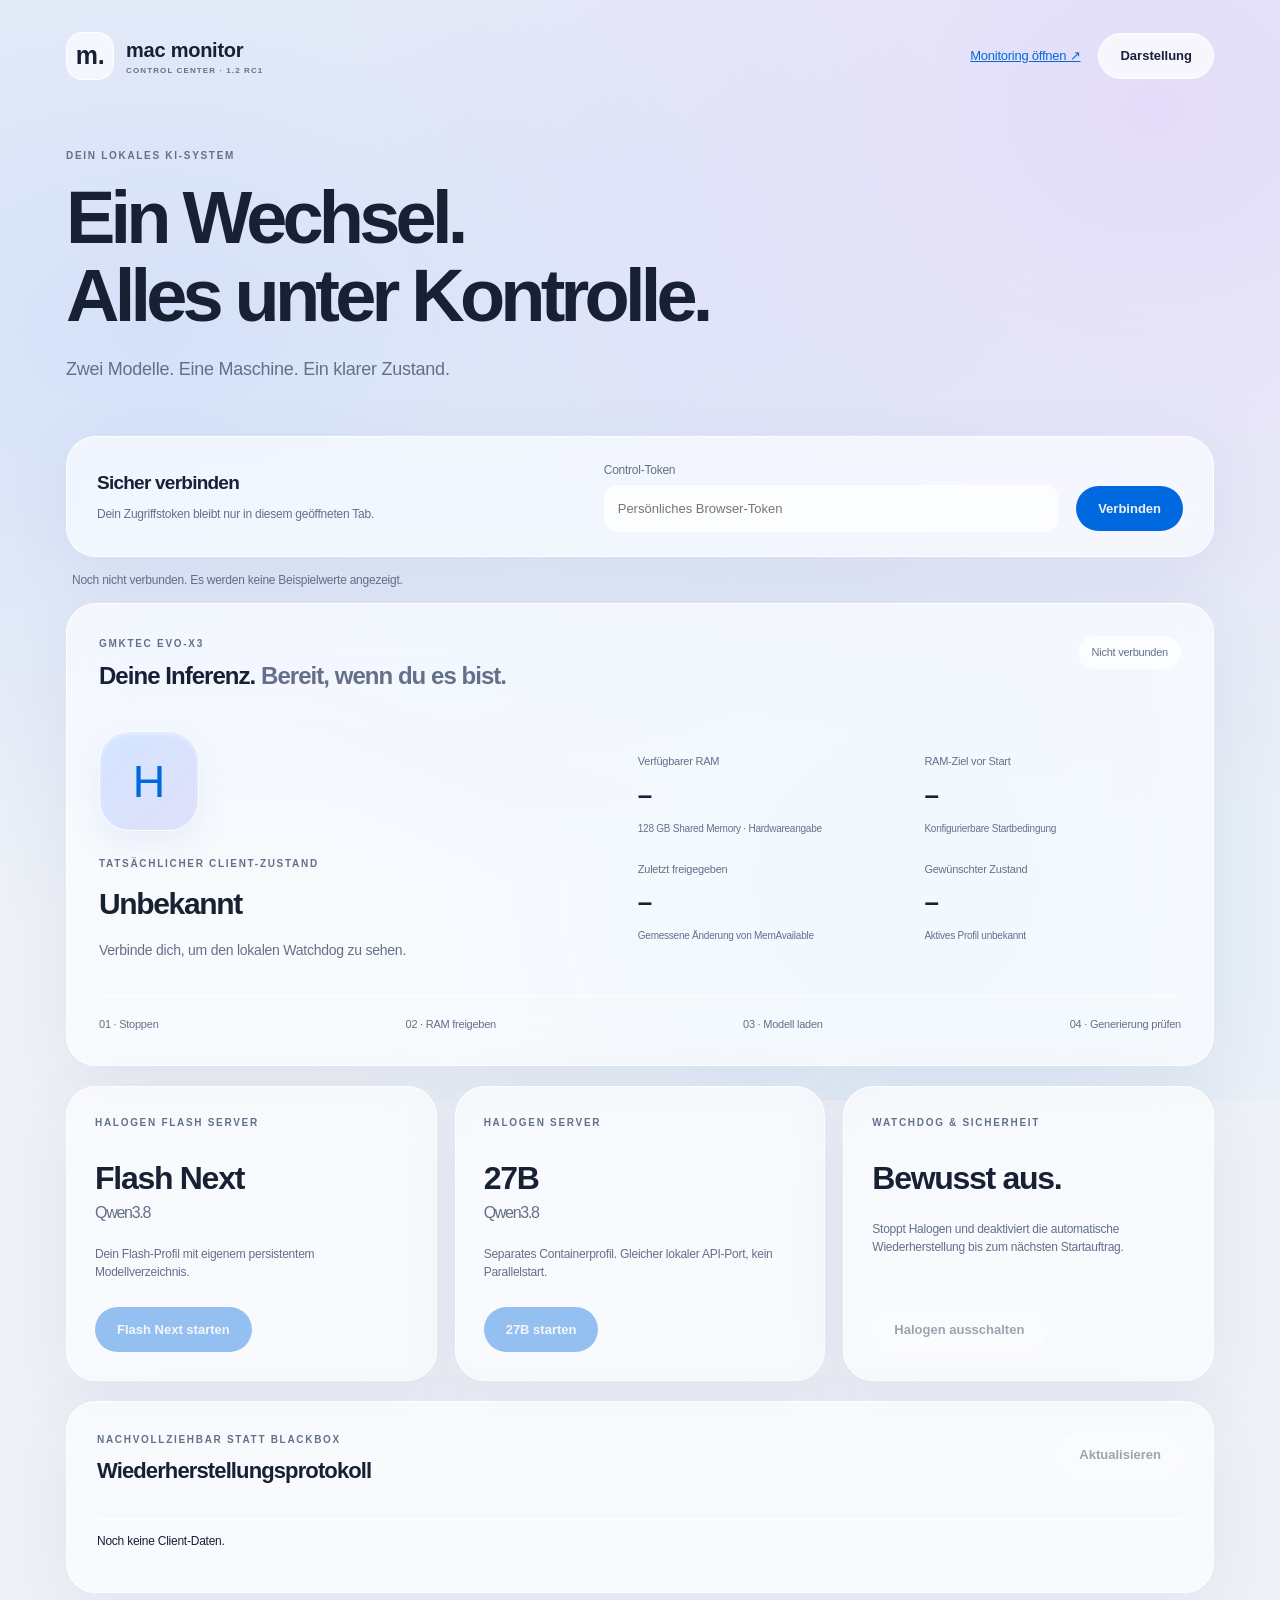
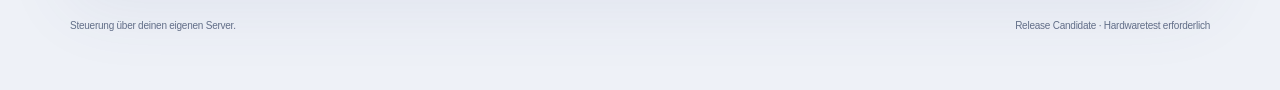
<file: mac-monitor-control.html>
<!doctype html><html lang="de"><head><meta charset="utf-8"><meta name="viewport" content="width=device-width,initial-scale=1"><meta name="color-scheme" content="light dark"><meta http-equiv="Content-Security-Policy" content="default-src 'self'; script-src 'self'; style-src 'self'; connect-src 'self'; base-uri 'none'; form-action 'none'; object-src 'none'"><title>Mac Monitor · Control</title><link rel="stylesheet" href="recovery-glass.css"><script src="recovery-ui.js" defer></script></head>
<body><div class="ambient" aria-hidden="true"></div><main><header><a class="brand" href="mac-monitor-control.html"><span class="brand-icon">m.</span><span>mac monitor<small>CONTROL CENTER · 1.2 RC1</small></span></a><nav><a href="mac-monitor-index.php">Monitoring öffnen ↗</a><button id="theme" type="button" class="quiet">Darstellung</button></nav></header>
<section class="intro"><p class="eyebrow">DEIN LOKALES KI-SYSTEM</p><h1>Ein Wechsel.<br>Alles unter Kontrolle.</h1><p class="subtitle">Zwei Modelle. Eine Maschine. Ein klarer Zustand.</p></section>
<section class="glass login" id="login"><div><h2>Sicher verbinden</h2><p>Dein Zugriffstoken bleibt nur in diesem geöffneten Tab.</p></div><form id="connect"><label for="token">Control-Token</label><div class="input-row"><input id="token" type="password" autocomplete="off" required minlength="32" placeholder="Persönliches Browser-Token"><button type="submit">Verbinden</button></div></form></section>
<div id="notice" role="status" aria-live="polite">Noch nicht verbunden. Es werden keine Beispielwerte angezeigt.</div>
<section class="glass hero"><div class="hero-top"><div><p class="eyebrow">GMKTEC EVO-X3</p><h2>Deine Inferenz. <span class="muted">Bereit, wenn du es bist.</span></h2></div><span class="badge" id="connection">Nicht verbunden</span></div>
<div class="hero-grid"><div><div class="orb" aria-hidden="true">H</div><p class="eyebrow">TATSÄCHLICHER CLIENT-ZUSTAND</p><h3 id="phase">Unbekannt</h3><p id="message">Verbinde dich, um den lokalen Watchdog zu sehen.</p></div><div class="stats"><div><span>Verfügbarer RAM</span><strong id="ram">–</strong><small id="total">128 GB Shared Memory · Hardwareangabe</small></div><div><span>RAM-Ziel vor Start</span><strong id="target">–</strong><small>Konfigurierbare Startbedingung</small></div><div><span>Zuletzt freigegeben</span><strong id="released">–</strong><small>Gemessene Änderung von MemAvailable</small></div><div><span>Gewünschter Zustand</span><strong id="desired">–</strong><small id="actual">Aktives Profil unbekannt</small></div></div></div><div class="steps"><span>01 · Stoppen</span><span>02 · RAM freigeben</span><span>03 · Modell laden</span><span>04 · Generierung prüfen</span></div></section>
<section class="models"><article class="glass model"><p class="eyebrow">HALOGEN FLASH SERVER</p><h2>Flash Next<small>Qwen3.8</small></h2><p>Dein Flash-Profil mit eigenem persistentem Modellverzeichnis.</p><button type="button" data-profile="flash" disabled>Flash Next starten</button></article><article class="glass model"><p class="eyebrow">HALOGEN SERVER</p><h2>27B<small>Qwen3.8</small></h2><p>Separates Containerprofil. Gleicher lokaler API-Port, kein Parallelstart.</p><button type="button" data-profile="27b" disabled>27B starten</button></article><article class="glass model"><p class="eyebrow">WATCHDOG & SICHERHEIT</p><h2>Bewusst aus.</h2><p>Stoppt Halogen und deaktiviert die automatische Wiederherstellung bis zum nächsten Startauftrag.</p><button type="button" data-profile="off" class="quiet" disabled>Halogen ausschalten</button></article></section>
<section class="glass journal"><div class="hero-top"><div><p class="eyebrow">NACHVOLLZIEHBAR STATT BLACKBOX</p><h2>Wiederherstellungsprotokoll</h2></div><button id="refresh" type="button" class="quiet" disabled>Aktualisieren</button></div><ol id="events"><li>Noch keine Client-Daten.</li></ol></section><footer><span>Steuerung über deinen eigenen Server.</span><span>Release Candidate · Hardwaretest erforderlich</span></footer></main>
<dialog id="confirm"><form id="confirm-form"><p class="eyebrow">FERNSTEUERUNG BESTÄTIGEN</p><h2 id="confirm-title">Modell starten?</h2><p id="confirm-copy"></p><label class="consent" id="consent-wrap"><input id="consent" type="checkbox"> Ich erlaube die Notfallbereinigung einschließlich zwangsweisem Beenden der konfigurierten Anwendungen. Ungespeicherte Arbeit kann verloren gehen.</label><div class="dialog-actions"><button id="cancel" type="button" class="quiet">Abbrechen</button><button id="execute" type="submit">Auftrag senden</button></div></form></dialog></body></html>
</file>
<file: recovery-glass.css>
:root{color-scheme:light dark;--bg:#eef1f7;--text:#182134;--muted:#647089;--glass:#ffffffa0;--line:#ffffffd9;--accent:#0069df;--field:#ffffffb3;--danger:#b34131}*{box-sizing:border-box}body{margin:0;background:var(--bg);color:var(--text);font-family:-apple-system,BlinkMacSystemFont,"Segoe UI",sans-serif;line-height:1.5;letter-spacing:-.015em}body.dark{--bg:#10131d;--text:#f1f4fc;--muted:#a3aec5;--glass:#202739a3;--line:#ffffff1f;--accent:#66aaff;--field:#0e1422a6;--danger:#ff9e8f}@media(prefers-color-scheme:dark){body:not(.light){--bg:#10131d;--text:#f1f4fc;--muted:#a3aec5;--glass:#202739a3;--line:#ffffff1f;--accent:#66aaff;--field:#0e1422a6;--danger:#ff9e8f}}
.ambient{position:absolute;inset:0 0 auto;height:1100px;z-index:-1;background:radial-gradient(ellipse at 12% 30%,#90b5ff45,transparent 55%),radial-gradient(ellipse at 90% 10%,#c3a0ff40,transparent 50%),radial-gradient(ellipse at 70% 80%,#a0d8f735,transparent 50%);pointer-events:none}main{max-width:1220px;margin:auto;padding:32px 36px}header,.hero-top,nav,.input-row,.dialog-actions,footer{display:flex;align-items:center;justify-content:space-between;gap:18px}.brand{display:flex;align-items:center;gap:12px;color:var(--text);text-decoration:none;font-size:20px;font-weight:650}.brand-icon{display:grid;place-items:center;width:48px;height:48px;border-radius:16px;background:var(--glass);border:1px solid var(--line);font-size:25px}.brand small{display:block;font-size:8px;letter-spacing:.14em;color:var(--muted)}.eyebrow{font-size:10px;letter-spacing:.17em;font-weight:700;color:var(--muted);margin:0 0 10px}a{color:var(--accent);font-size:13px}button{font:inherit;font-size:13px;font-weight:600;border:1px solid transparent;border-radius:100px;padding:12px 21px;background:var(--accent);color:var(--bg);cursor:pointer;transition:transform .18s}button:hover:not(:disabled){transform:translateY(-2px)}button:disabled{opacity:.4;cursor:not-allowed}.quiet{background:var(--field);color:var(--text);border-color:var(--line)}:focus-visible{outline:3px solid var(--accent);outline-offset:4px}.intro{padding:68px 0 35px}h1{font-size:clamp(38px,6.3vw,74px);font-weight:650;letter-spacing:-.065em;line-height:1.06;margin:16px 0 20px}h2{font-size:24px;letter-spacing:-.04em;line-height:1.25;margin:0 0 10px;font-weight:600}h3{font-size:30px;letter-spacing:-.045em;margin:10px 0}p{color:var(--muted);font-size:14px}.subtitle{font-size:18px}.glass{background:var(--glass);border:1px solid var(--line);border-radius:30px;box-shadow:0 18px 70px #43558013;backdrop-filter:blur(26px) saturate(140%);-webkit-backdrop-filter:blur(26px) saturate(140%)}.login{padding:24px 30px;display:grid;grid-template-columns:1fr 1.2fr;gap:24px;align-items:center}.login h2{font-size:19px}.login p{margin:0;font-size:12px}label{display:block;font-size:12px;color:var(--muted);margin-bottom:6px}input[type=password]{min-width:0;width:100%;background:var(--field);border:1px solid var(--line);border-radius:14px;padding:13px;color:var(--text);font:inherit;font-size:13px}#notice{font-size:12px;color:var(--muted);min-height:45px;padding:14px 6px}.hero{padding:32px}.hero-top{align-items:flex-start}.muted{color:var(--muted)}.badge{font-size:11px;border-radius:100px;padding:8px 13px;background:var(--field);white-space:nowrap;color:var(--muted)}.badge.online{color:#21824f;background:#39b6741a}.badge.offline{color:var(--danger)}.hero-grid{display:grid;grid-template-columns:1fr 1.1fr;gap:45px;padding:20px 0}.orb{width:100px;height:100px;border-radius:30px;background:linear-gradient(140deg,#c4dcffb0,#a29df045);border:1px solid var(--line);box-shadow:inset 0 2px 4px #fff7,0 12px 30px #658bd51a;display:grid;place-items:center;margin:10px 0 25px;font-size:45px;color:var(--accent);font-weight:300}.stats{display:grid;grid-template-columns:1fr 1fr;gap:25px 30px;align-content:center}.stats span,.stats small{display:block;color:var(--muted);font-size:11px}.stats strong{display:block;font-size:26px;font-weight:550;letter-spacing:-.04em;margin:6px 0}.stats small{font-size:10px;max-width:200px}.steps{border-top:1px solid var(--line);padding-top:20px;display:flex;flex-wrap:wrap;justify-content:space-between;gap:10px;font-size:11px;color:var(--muted)}.models{display:grid;grid-template-columns:1fr 1fr 1fr;gap:18px;margin:20px 0}.model{padding:28px;display:flex;flex-direction:column}.model h2{font-size:32px;margin-top:18px}.model small{display:block;font-size:16px;color:var(--muted);font-weight:400;margin-top:5px}.model p:not(.eyebrow){flex:1;font-size:12px;margin-bottom:26px}.model button{align-self:flex-start}.journal{padding:30px}.journal h2{font-size:22px}#events{list-style:none;padding:0;margin:24px 0 0;max-height:340px;overflow:auto}#events li{padding:12px 0;border-top:1px solid var(--line);font-size:12px;overflow-wrap:anywhere}#events time{color:var(--muted);font-size:10px;display:block;margin-bottom:3px}footer{padding:25px 4px;color:var(--muted);font-size:10px}dialog{color:var(--text);background:var(--bg);border:1px solid var(--line);border-radius:26px;max-width:520px;width:calc(100% - 32px);padding:30px;box-shadow:0 30px 100px #0004}dialog::backdrop{background:#15233d60;backdrop-filter:blur(8px)}.consent{display:flex;align-items:flex-start;gap:10px;padding:16px;background:var(--glass);border-radius:14px;font-size:12px}.consent input{margin-top:4px;flex-shrink:0}.dialog-actions{justify-content:flex-end;margin-top:24px}#message{overflow-wrap:anywhere}.login.hidden,[hidden]{display:none!important}
@media(max-width:760px){main{padding:22px 18px}.intro{padding-top:45px}nav{gap:10px}nav a{font-size:10px}.hero,.journal{padding:24px}.hero-grid{grid-template-columns:1fr;gap:20px}.models{grid-template-columns:1fr}.model{padding:25px}.model h2{margin-top:5px}.login{grid-template-columns:1fr;padding:24px}.hero-top{flex-wrap:wrap}.stats{padding:10px 0 20px}.brand{font-size:16px}.brand-icon{width:38px;height:38px;border-radius:12px}footer{align-items:flex-start;flex-direction:column;gap:5px}}@media(max-width:380px){header{flex-wrap:wrap}.input-row{flex-wrap:wrap}.stats{gap:15px}.stats strong{font-size:22px}}@media(prefers-reduced-motion:reduce){*{transition:none!important}}@supports not(backdrop-filter:blur(1px)){.glass{background:var(--bg)}}
</file>
